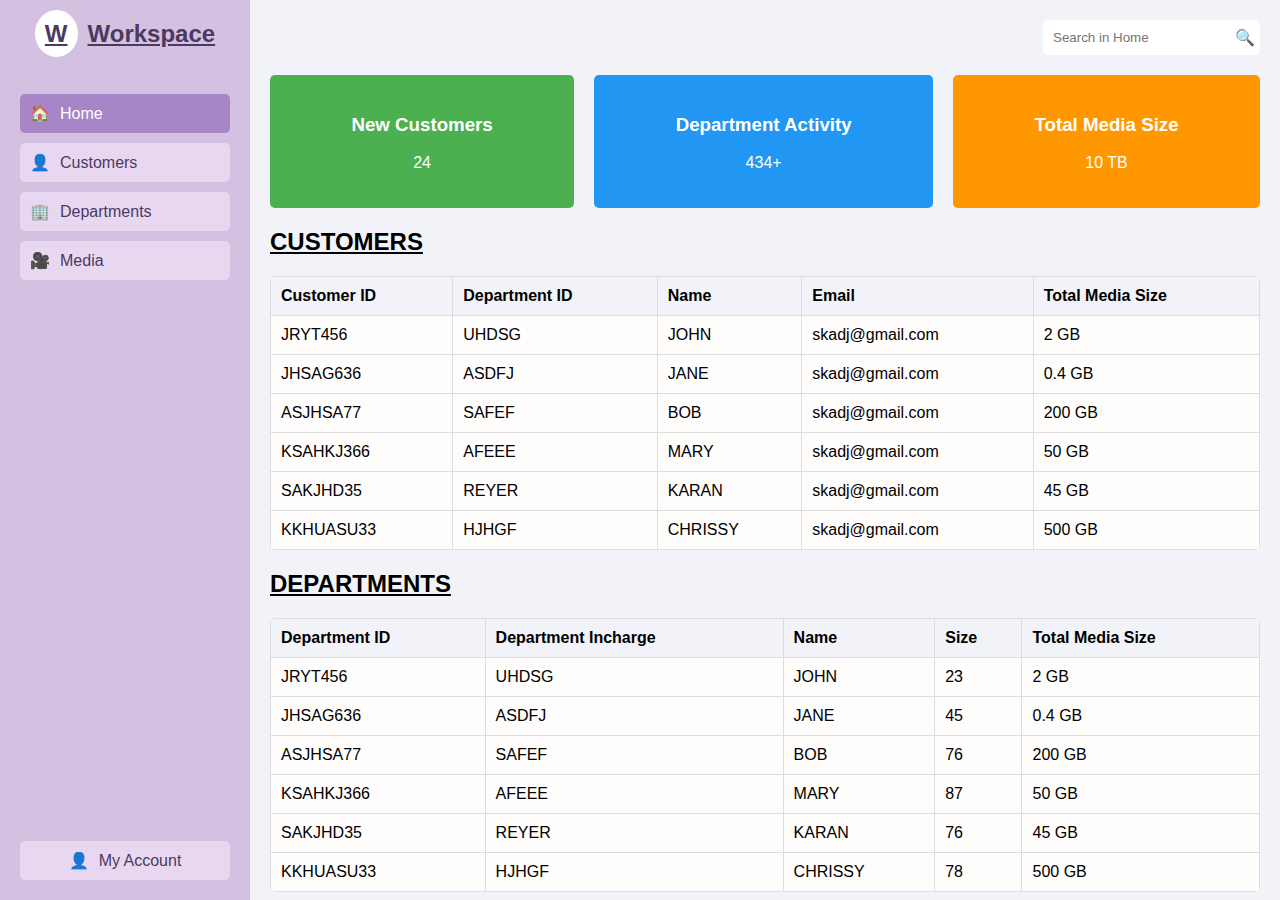
<file: index.html>
<!DOCTYPE html>
<html lang="en">
<head>
    <meta charset="UTF-8">
    <meta name="viewport" content="width=device-width, initial-scale=1.0">
    <title>Workspace Dashboard</title>
    <link rel="stylesheet" href="styles.css">
</head>
<body>
    <div class="container">
        <div class="sidebar">
            <h2><span class="logo">W</span>Workspace</h2>
            <ul>
                <li class="active"><a href="home.html"><span class="icon">🏠</span>Home</a></li>
                <li><a href="customers.html"><span class="icon">👤</span>Customers</a></li>
                <li><a href="departments.html"><span class="icon">🏢</span>Departments</a></li>
                <li><a href="media.html"><span class="icon">🎥</span>Media</a></li>
            </ul>
            <div class="account">
                <a href="account.html"><span class="icon">👤</span>My Account</a>
            </div>
        </div>
        <div class="main-content">
            <div class="top-bar">
                <div class="search">
                    <input type="text" placeholder="Search in Home">
                    <span class="search-icon">🔍</span>
                </div>
            </div>
            <div class="stats">
                <div class="stat-box new-customers">
                    <h3>New Customers</h3>
                    <p>24</p>
                </div>
                <div class="stat-box department-activity">
                    <h3>Department Activity</h3>
                    <p>434+</p>
                </div>
                <div class="stat-box total-media-size">
                    <h3>Total Media Size</h3>
                    <p>10 TB</p>
                </div>
            </div>
            <div class="table-section">
                <h2>CUSTOMERS</h2>
                
                <table>
                    <thead>
                        <tr>
                            <th>Customer ID</th>
                            <th>Department ID</th>
                            <th>Name</th>
                            <th>Email</th>
                            <th>Total Media Size</th>
                        </tr>
                    </thead>
                    <tbody>
                        <tr>
                            <td>JRYT456</td>
                            <td>UHDSG</td>
                            <td>JOHN</td>
                            <td>skadj@gmail.com</td>
                            <td>2 GB</td>
                        </tr>
                        <tr>
                            <td>JHSAG636</td>
                            <td>ASDFJ</td>
                            <td>JANE</td>
                            <td>skadj@gmail.com</td>
                            <td>0.4 GB</td>
                        </tr>
                        <tr>
                            <td>ASJHSA77</td>
                            <td>SAFEF</td>
                            <td>BOB</td>
                            <td>skadj@gmail.com</td>
                            <td>200 GB</td>
                        </tr>
                        <tr>
                            <td>KSAHKJ366</td>
                            <td>AFEEE</td>
                            <td>MARY</td>
                            <td>skadj@gmail.com</td>
                            <td>50 GB</td>
                        </tr>
                        <tr>
                            <td>SAKJHD35</td>
                            <td>REYER</td>
                            <td>KARAN</td>
                            <td>skadj@gmail.com</td>
                            <td>45 GB</td>
                        </tr>
                        <tr>
                            <td>KKHUASU33</td>
                            <td>HJHGF</td>
                            <td>CHRISSY</td>
                            <td>skadj@gmail.com</td>
                            <td>500 GB</td>
                        </tr>
                    </tbody>
                </table>
            </div>
            <div class="table-section">
                <h2>DEPARTMENTS</h2>
                <table>
                    <thead>
                        <tr>
                            <th>Department ID</th>
                            <th>Department Incharge</th>
                            <th>Name</th>
                            <th>Size</th>
                            <th>Total Media Size</th>
                        </tr>
                    </thead>
                    <tbody>
                        <tr>
                            <td>JRYT456</td>
                            <td>UHDSG</td>
                            <td>JOHN</td>
                            <td>23</td>
                            <td>2 GB</td>
                        </tr>
                        <tr>
                            <td>JHSAG636</td>
                            <td>ASDFJ</td>
                            <td>JANE</td>
                            <td>45</td>
                            <td>0.4 GB</td>
                        </tr>
                        <tr>
                            <td>ASJHSA77</td>
                            <td>SAFEF</td>
                            <td>BOB</td>
                            <td>76</td>
                            <td>200 GB</td>
                        </tr>
                        <tr>
                            <td>KSAHKJ366</td>
                            <td>AFEEE</td>
                            <td>MARY</td>
                            <td>87</td>
                            <td>50 GB</td>
                        </tr>
                        <tr>
                            <td>SAKJHD35</td>
                            <td>REYER</td>
                            <td>KARAN</td>
                            <td>76</td>
                            <td>45 GB</td>
                        </tr>
                        <tr>
                            <td>KKHUASU33</td>
                            <td>HJHGF</td>
                            <td>CHRISSY</td>
                            <td>78</td>
                            <td>500 GB</td>
                        </tr>
                    </tbody>
                </table>
            </div>
            <div class="table-section">
                <h2>MEDIA</h2>
                <div class="media-boxes">
                    <div class="media-box">
                        <h3>Audio</h3>
                        <p>14 TB</p>
                    </div>
                    <div class="media-box">
                        <h3>Video</h3>
                        <p>14 TB</p>
                    </div>
                    <div class="media-box">
                        <h3>Images</h3>
                        <p>14 TB</p>
                    </div>
                    <div class="media-box">
                        <h3>Files</h3>
                        <p>14 TB</p>
                    </div>
                </div>
            </div>
        </div>
    </div>
</body>
</html>
</file>
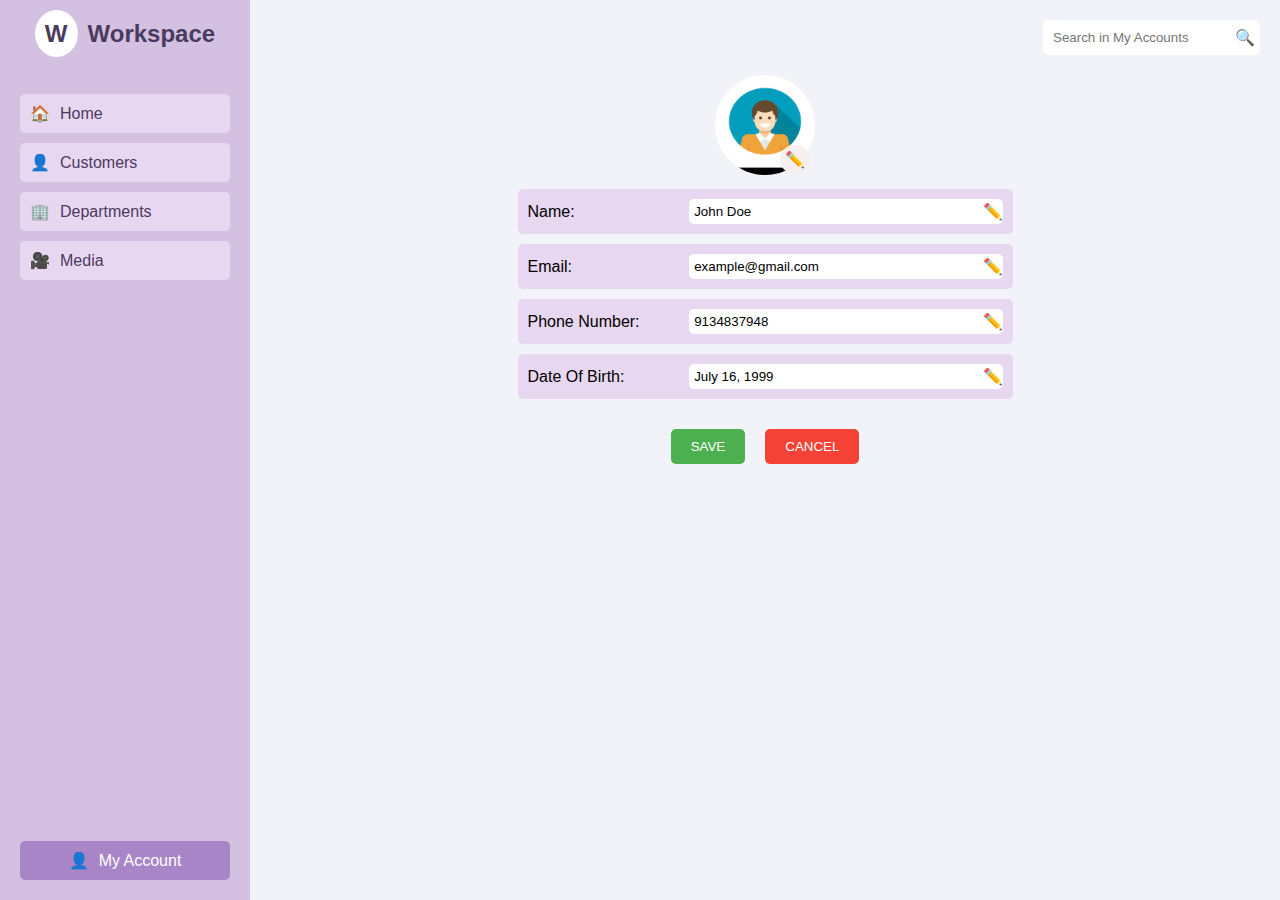
<file: account.html>
<!DOCTYPE html>
<html lang="en">
<head>
    <meta charset="UTF-8">
    <meta name="viewport" content="width=device-width, initial-scale=1.0">
    <title>Workspace - My Account</title>
    <link rel="stylesheet" href="account.css">
    <script>
        function enableEditing(id) {
            document.getElementById(id).removeAttribute('readonly');
            document.getElementById(id).focus();
        }
    </script>
</head>
<body>
    <div class="container">
        <div class="sidebar">
            <h2><span class="logo">W</span>Workspace</h2>
            <ul>
                <li><a href="index.html"><span class="icon">🏠</span>Home</a></li>
                <li><a href="customers.html"><span class="icon">👤</span>Customers</a></li>
                <li><a href="departments.html"><span class="icon">🏢</span>Departments</a></li>
                <li><a href="media.html"><span class="icon">🎥</span>Media</a></li>
            </ul>
            <div class="account active">
                <a href="account.html"><span class="icon">👤</span>My Account</a>
            </div>
        </div>
        <div class="main-content">
            <div class="top-bar">
                <div class="search">
                    <input type="text" placeholder="Search in My Accounts">
                    <span class="search-icon">🔍</span>
                </div>
            </div>
            <div class="profile-section">
                <div class="profile-picture">
                    <img src="flat-business-man-user-profile-avatar-icon-vector-4333097.jpg"
                     alt="Profile Picture">
                    
                    <div class="edit-icon" onclick="enableEditing('profile-picture')">✏️</div>
                </div>
                <div class="profile-info">
                    <div class="editable-field">
                        <label for="name">Name:</label>
                        <input type="text" id="name" value="John Doe" readonly>
                        <div class="edit-icon" onclick="enableEditing('name')">✏️</div>
                    </div>
                    <div class="editable-field">
                        <label for="email">Email:</label>
                        <input type="email" id="email" value="example@gmail.com" readonly>
                        <div class="edit-icon" onclick="enableEditing('email')">✏️</div>
                    </div>
                    <div class="editable-field">
                        <label for="phone">Phone Number:</label>
                        <input type="text" id="phone" value="9134837948" readonly>
                        <div class="edit-icon" onclick="enableEditing('phone')">✏️</div>
                    </div>
                    <div class="editable-field">
                        <label for="dob">Date Of Birth:</label>
                        <input type="text" id="dob" value="July 16, 1999" readonly>
                        <div class="edit-icon" onclick="enableEditing('dob')">✏️</div>
                    </div>
                </div>
                <div class="action-buttons">
                    <button class="save-btn">SAVE</button>
                    <button class="cancel-btn">CANCEL</button>
                </div>
            </div>
        </div>
    </div>
</body>
</html>
</file>
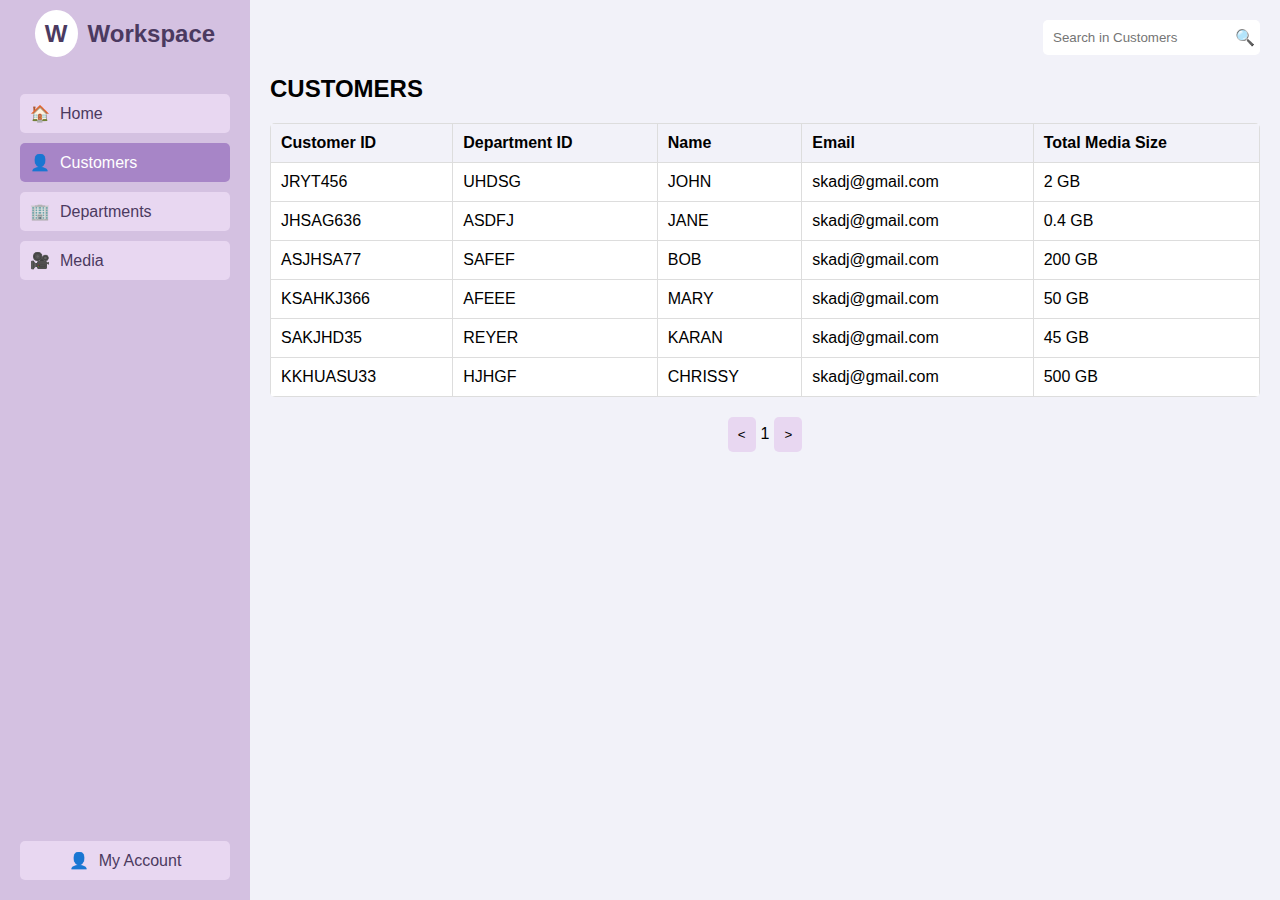
<file: customers.html>
<!DOCTYPE html>
<html lang="en">
<head>
    <meta charset="UTF-8">
    <meta name="viewport" content="width=device-width, initial-scale=1.0">
    <title>Workspace Dashboard</title>
    <link rel="stylesheet" href="customers.css">
</head>
<body>
    <div class="container">
        <div class="sidebar">
            <h2><span class="logo">W</span>Workspace</h2>
            <ul>
                <li><a href="index.html"><span class="icon">🏠</span>Home</a></li>
                <li class="active"><a href="customers.html"><span class="icon">👤</span>Customers</a></li>
                <li><a href="departments.html"><span class="icon">🏢</span>Departments</a></li>
                <li><a href="media.html"><span class="icon">🎥</span>Media</a></li>
            </ul>
            <div class="account">
                <a href="account.html"><span class="icon">👤</span>My Account</a>
            </div>
        </div>
        <div class="main-content">
            <div class="top-bar">
                <div class="search">
                    <input type="text" placeholder="Search in Customers">
                    <span class="search-icon">🔍</span>
                </div>
            </div>
            <div class="table-section">
                <h2>CUSTOMERS</h2>
                <table>
                    <thead>
                        <tr>
                            <th>Customer ID</th>
                            <th>Department ID</th>
                            <th>Name</th>
                            <th>Email</th>
                            <th>Total Media Size</th>
                        </tr>
                    </thead>
                    <tbody>
                        <tr>
                            <td>JRYT456</td>
                            <td>UHDSG</td>
                            <td>JOHN</td>
                            <td>skadj@gmail.com</td>
                            <td>2 GB</td>
                        </tr>
                        <tr>
                            <td>JHSAG636</td>
                            <td>ASDFJ</td>
                            <td>JANE</td>
                            <td>skadj@gmail.com</td>
                            <td>0.4 GB</td>
                        </tr>
                        <tr>
                            <td>ASJHSA77</td>
                            <td>SAFEF</td>
                            <td>BOB</td>
                            <td>skadj@gmail.com</td>
                            <td>200 GB</td>
                        </tr>
                        <tr>
                            <td>KSAHKJ366</td>
                            <td>AFEEE</td>
                            <td>MARY</td>
                            <td>skadj@gmail.com</td>
                            <td>50 GB</td>
                        </tr>
                        <tr>
                            <td>SAKJHD35</td>
                            <td>REYER</td>
                            <td>KARAN</td>
                            <td>skadj@gmail.com</td>
                            <td>45 GB</td>
                        </tr>
                        <tr>
                            <td>KKHUASU33</td>
                            <td>HJHGF</td>
                            <td>CHRISSY</td>
                            <td>skadj@gmail.com</td>
                            <td>500 GB</td>
                        </tr>
                    </tbody>
                </table>
            </div>
            <div class="pagination">
                <button>&lt;</button>
                <span>1</span>
                <button>&gt;</button>
            </div>
        </div>
    </div>
</body>
</html>
</file>
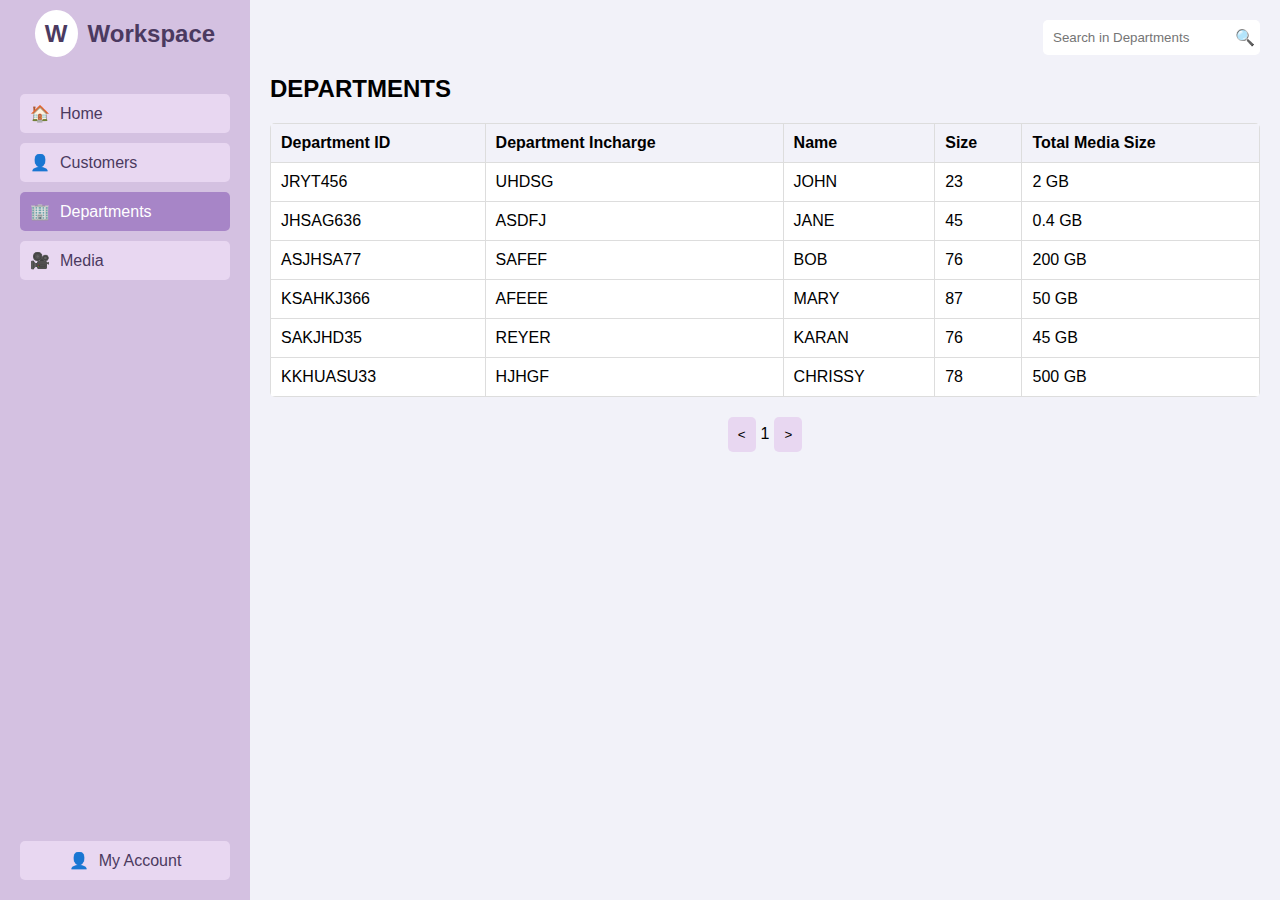
<file: departments.html>
<!DOCTYPE html>
<html lang="en">
<head>
    <meta charset="UTF-8">
    <meta name="viewport" content="width=device-width, initial-scale=1.0">
    <title>Workspace Dashboard</title>
    <link rel="stylesheet" href="departments.css">
</head>
<body>
    <div class="container">
        <div class="sidebar">
            <h2><span class="logo">W</span>Workspace</h2>
            <ul>
                <li><a href="index.html"><span class="icon">🏠</span>Home</a></li>
                <li><a href="customers.html"><span class="icon">👤</span>Customers</a></li>
                <li class="active"><a href="departments.html"><span class="icon">🏢</span>Departments</a></li>
                <li><a href="media.html"><span class="icon">🎥</span>Media</a></li>
            </ul>
            <div class="account">
                <a href="account.html"><span class="icon">👤</span>My Account</a>
            </div>
        </div>
        <div class="main-content">
            <div class="top-bar">
                <div class="search">
                    <input type="text" placeholder="Search in Departments">
                    <span class="search-icon">🔍</span>
                </div>
            </div>
            <div class="table-section">
                <h2>DEPARTMENTS</h2>
                <table>
                    <thead>
                        <tr>
                            <th>Department ID</th>
                            <th>Department Incharge</th>
                            <th>Name</th>
                            <th>Size</th>
                            <th>Total Media Size</th>
                        </tr>
                    </thead>
                    <tbody>
                        <tr>
                            <td>JRYT456</td>
                            <td>UHDSG</td>
                            <td>JOHN</td>
                            <td>23</td>
                            <td>2 GB</td>
                        </tr>
                        <tr>
                            <td>JHSAG636</td>
                            <td>ASDFJ</td>
                            <td>JANE</td>
                            <td>45</td>
                            <td>0.4 GB</td>
                        </tr>
                        <tr>
                            <td>ASJHSA77</td>
                            <td>SAFEF</td>
                            <td>BOB</td>
                            <td>76</td>
                            <td>200 GB</td>
                        </tr>
                        <tr>
                            <td>KSAHKJ366</td>
                            <td>AFEEE</td>
                            <td>MARY</td>
                            <td>87</td>
                            <td>50 GB</td>
                        </tr>
                        <tr>
                            <td>SAKJHD35</td>
                            <td>REYER</td>
                            <td>KARAN</td>
                            <td>76</td>
                            <td>45 GB</td>
                        </tr>
                        <tr>
                            <td>KKHUASU33</td>
                            <td>HJHGF</td>
                            <td>CHRISSY</td>
                            <td>78</td>
                            <td>500 GB</td>
                        </tr>
                    </tbody>
                </table>
            </div>
            <div class="pagination">
                <button>&lt;</button>
                <span>1</span>
                <button>&gt;</button>
            </div>
        </div>
    </div>
</body>
</html>
</file>
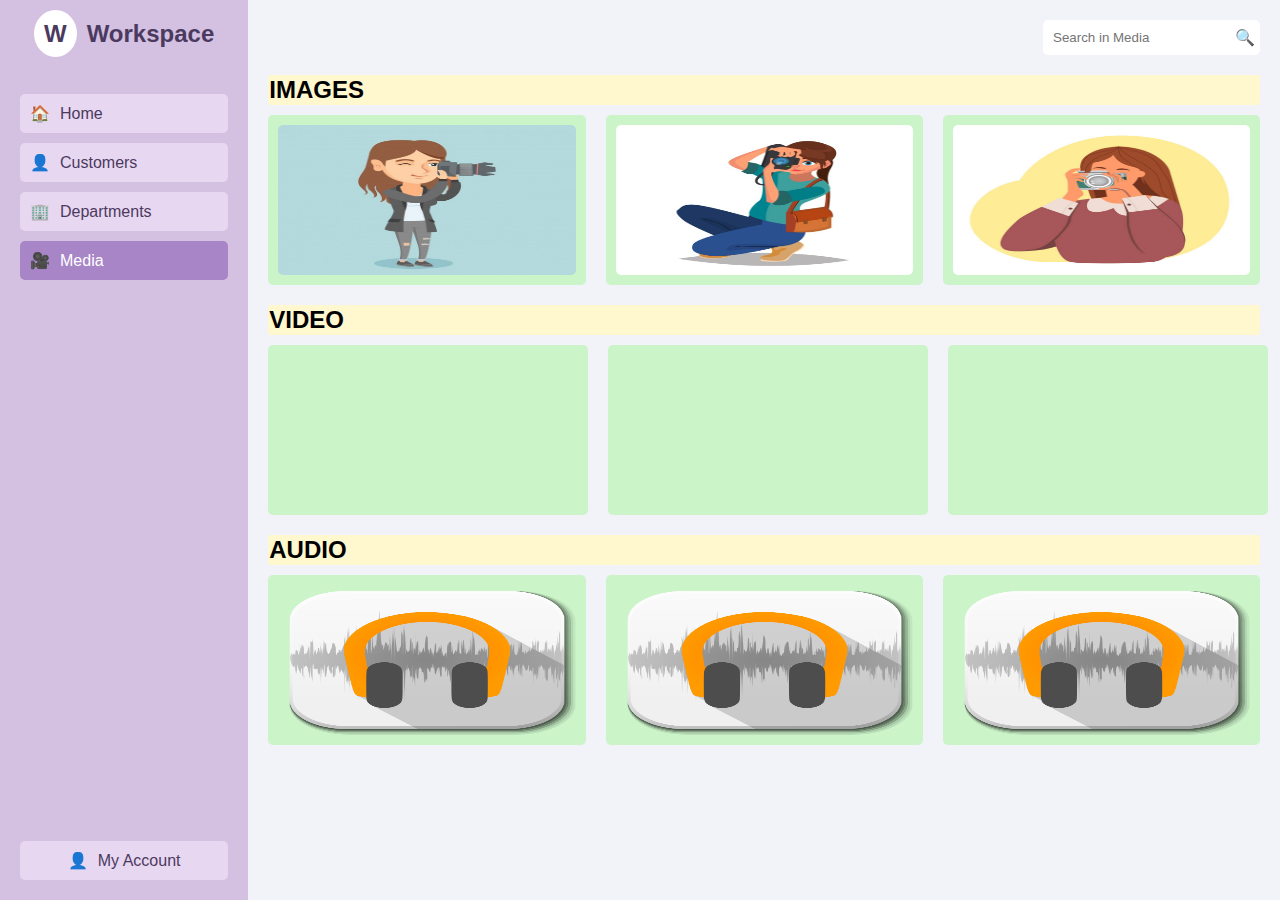
<file: media.html>
<!DOCTYPE html>
<html lang="en">
<head>
    <meta charset="UTF-8">
    <meta name="viewport" content="width=device-width, initial-scale=1.0">
    <title>Workspace Dashboard</title>
    <link rel="stylesheet" href="media.css">
</head>
<body>
    <div class="container">
        <div class="sidebar">
            <h2><span class="logo">W</span>Workspace</h2>
            <ul>
                <li><a href="index.html"><span class="icon">🏠</span>Home</a></li>
                <li><a href="customers.html"><span class="icon">👤</span>Customers</a></li>
                <li><a href="departments.html"><span class="icon">🏢</span>Departments</a></li>
                <li class="active"><a href="media.html"><span class="icon">🎥</span>Media</a></li>
            </ul>
            <div class="account">
                <a href="account.html"><span class="icon">👤</span>My Account</a>
            </div>
        </div>
        <div class="main-content">
            <div class="top-bar">
                <div class="search">
                    <input type="text" placeholder="Search in Media">
                    <span class="search-icon">🔍</span>
                </div>
            </div>
            <div class="media-section">
                <div class="media-category">
                    <h2>IMAGES</h2>
                    <div class="media-boxes">
                        <div class="media-box"><img src="13b5befe592f58067a7e1c7a34d7871f.jpg" height="150" width="300" alt="Image 1"></div>
                        <div class="media-box"><img src="23a8cd0115ff2b5ca6a315c06aa04949.jpg"  height="150" width="300"alt="Image 2"></div>
                        <div class="media-box"><img src="istockphoto-1334838968-612x612.jpg"  height="150" width="300"alt="Image 3"></div>
                    </div>
                </div>
                <div class="media-category">
                    <h2>VIDEO</h2>
                    <div class="media-boxes">
                        <div class="media-box">
                            <iframe width="300" height="" src="https://www.youtube.com/embed/ttFLUB3I7Sg?si=ytThF-pHnxqWSiMX" title="YouTube video player" frameborder="0" allow="accelerometer; autoplay; clipboard-write; encrypted-media; gyroscope; picture-in-picture; web-share" referrerpolicy="strict-origin-when-cross-origin" allowfullscreen></iframe>
                        </div>
                        <div class="media-box">
                            <iframe width="300" height="" src="https://www.youtube.com/embed/onEvyPW6QBU?si=CwzoYFIWVLF9-uPw" title="YouTube video player" frameborder="0" allow="accelerometer; autoplay; clipboard-write; encrypted-media; gyroscope; picture-in-picture; web-share" referrerpolicy="strict-origin-when-cross-origin" allowfullscreen></iframe>
                        </div>
                        <div class="media-box">
                            <iframe width="300" height="" src="https://www.youtube.com/embed/6PgRZp77hC8?si=wTRoqV7sB7_Kc22n" title="YouTube video player" frameborder="0" allow="accelerometer; autoplay; clipboard-write; encrypted-media; gyroscope; picture-in-picture; web-share" referrerpolicy="strict-origin-when-cross-origin" allowfullscreen></iframe>                        </div>
                    </div>
                </div>
                <div class="media-category">
                    <h2>AUDIO</h2>
                    <div class="media-boxes">
                        <div class="media-box"><img src="audio-icon-png-3.jpg" height="150" width="300" alt="Audio 1"></div>
                        <div class="media-box"><img src="audio-icon-png-3.jpg" height="150" width="300"alt="Audio 2"></div>
                        <div class="media-box"><img src="audio-icon-png-3.jpg" height="150" width="300"alt="Audio 3"></div>
                    </div>
                </div>
            </div>
        </div>
    </div>
</body>
</html>
</file>
<file: styles.css>
body {
    font-family: Arial, sans-serif;
    margin: 0;
    display: flex;
    height: 100vh;
    background-color: #f2f2f9;
}

.container {
    display: flex;
    width: 100%;
    height: 100vh; /* Ensures the container fills the full height of the viewport */
}

.sidebar {
    width: 250px;
    background-color: #d4c1e1;
    color: #4b3a60;
    padding: 20px;
    box-sizing: border-box;
    display: flex;
    flex-direction: column;
    justify-content: space-between;
    height: 100vh; /* Ensures the sidebar fills the full height of the container */
}

.sidebar h2 {
    text-align: center;
    margin: 0 0 20px;
}

.logo {
    background-color: #ffffff;
    border-radius: 50%;
    padding: 10px;
    margin-right: 10px;
}

.sidebar ul {
    list-style-type: none;
    padding: 0;
}

.sidebar ul li {
    padding: 10px;
    margin: 10px 0;
    background-color: #e8d7f1;
    cursor: pointer;
    display: flex;
    align-items: center;
    border-radius: 5px;
}

.sidebar ul li a {
    text-decoration: none;
    color: inherit;
    display: flex;
    align-items: center;
}

.sidebar ul li:hover, .sidebar ul li.active {
    background-color: #a785c7;
    color: white;
}

.icon {
    margin-right: 10px;
}

.account {
    margin-top: auto;
    padding: 10px;
    background-color: #e8d7f1;
    text-align: center;
    border-radius: 5px;
}

.account a {
    text-decoration: none;
    color: inherit;
    display: flex;
    align-items: center;
    justify-content: center;
}

.account a:hover {
    background-color: #a785c7;
    color: white;
}

.main-content {
    flex-grow: 1;
    padding: 20px;
    box-sizing: border-box;
    position: relative;
    overflow: auto; /* Allows scrolling if content exceeds viewport height */
}

.top-bar {
    display: flex;
    justify-content: flex-end;
    margin-bottom: 20px;
}

.search {
    display: flex;
    align-items: center;
    background-color: #ffffff;
    border-radius: 5px;
    padding: 5px;
}

.search input {
    border: none;
    outline: none;
    flex-grow: 1;
    padding: 5px;
}

.search-icon {
    color: #4b3a60;
}

.stats {
    display: flex;
    justify-content: space-between;
    margin-bottom: 20px;
}

.stat-box {
    flex-grow: 1;
    padding: 20px;
    margin-right: 20px;
    text-align: center;
    border-radius: 5px;
    color: white;
}

.stat-box:last-child {
    margin-right: 0;
}

.new-customers {
    background-color: #4caf50;
}

.department-activity {
    background-color: #2196f3;
}

.total-media-size {
    background-color: #ff9800;
}

.table-section {
    margin-bottom: 20px;
}

table {
    width: 100%;
    border-collapse: collapse;
    background-color: #fffcfc;
    border-radius: 5px;
    overflow: hidden;
}

table th, table td {
    padding: 10px;
    text-align: left;
    border: 1px solid #dddddd;
}

table th {
    background-color: #f2f2f9;
}

.media-boxes {
    display: flex;
    justify-content: space-between;
}

.media-box {
    flex-grow: 1;
    background-color: #fff7cd;
    padding: 20px;
    text-align: center;
    margin-right: 20px;
    border-radius: 5px;
}

.media-box:last-child {
    margin-right: 0;
}
 h2{
    text-decoration: underline;
 }
</file>
<file: account.css>
body {
    font-family: Arial, sans-serif;
    margin: 0;
    display: flex;
    height: 100vh;
    background-color: #f2f2f9;
}

.container {
    display: flex;
    width: 100%;
    height: 100vh;
}

.sidebar {
    width: 250px;
    background-color: #d4c1e1;
    color: #4b3a60;
    padding: 20px;
    box-sizing: border-box;
    display: flex;
    flex-direction: column;
    justify-content: space-between;
    height: 100vh;
}

.sidebar h2 {
    text-align: center;
    margin: 0 0 20px;
}

.logo {
    background-color: #ffffff;
    border-radius: 50%;
    padding: 10px;
    margin-right: 10px;
}

.sidebar ul {
    list-style-type: none;
    padding: 0;
}

.sidebar ul li {
    padding: 10px;
    margin: 10px 0;
    background-color: #e8d7f1;
    cursor: pointer;
    display: flex;
    align-items: center;
    border-radius: 5px;
}

.sidebar ul li a {
    text-decoration: none;
    color: inherit;
    display: flex;
    align-items: center;
}

.sidebar ul li:hover, .sidebar ul li.active {
    background-color: #a785c7;
    color: white;
}

.icon {
    margin-right: 10px;
}

.account {
    margin-top: auto;
    padding: 10px;
    background-color: #e8d7f1;
    text-align: center;
    border-radius: 5px;
}

.account a {
    text-decoration: none;
    color: inherit;
    display: flex;
    align-items: center;
    justify-content: center;
}

.account a:hover {
    background-color: #a785c7;
    color: white;
}

.account.active {
    background-color: #a785c7;
    color: white;
}

.main-content {
    flex-grow: 1;
    padding: 20px;
    box-sizing: border-box;
    position: relative;
    overflow: auto;
}

.top-bar {
    display: flex;
    justify-content: flex-end;
    margin-bottom: 20px;
}

.search {
    display: flex;
    align-items: center;
    background-color: #ffffff;
    border-radius: 5px;
    padding: 5px;
}

.search input {
    border: none;
    outline: none;
    flex-grow: 1;
    padding: 5px;
}

.search-icon {
    color: #4b3a60;
}

.profile-section {
    display: flex;
    flex-direction: column;
    align-items: center;
}

.profile-picture {
    position: relative;
    max-width: 150px;
    max-width: 150px;
    margin-bottom: 10px;
}

.profile-picture img {
    width: 100px;
    height: 100px;
    border-radius: 50%;
}

.profile-picture .edit-icon {
    position: absolute;
    bottom: 5px;
    right: 5px;
    background-color: #f7efef;
    border-radius: 50%;
    padding: 5px;
    cursor: pointer;
}

.profile-info {
    width: 50%;
}

.editable-field {
    display: flex;
    align-items: center;
    background-color: #e8d7f1;
    padding: 10px;
    border-radius: 5px;
    margin-bottom: 10px;
    position: relative;
}

.editable-field label {
    flex: 1;
    margin-right: 10px;
}

.editable-field input {
    flex: 2;
    padding: 5px;
    border: none;
    border-radius: 5px;
    outline: none;
    background-color: #fff;
}

.editable-field .edit-icon {
    cursor: pointer;
    position: absolute;
    right: 10px;
}

.action-buttons {
    display: flex;
    justify-content: center;
    margin-top: 20px;
}

.save-btn, .cancel-btn {
    padding: 10px 20px;
    margin: 0 10px;
    border: none;
    border-radius: 5px;
    cursor: pointer;
}

.save-btn {
    background-color: #4CAF50;
    color: white;
}

.cancel-btn {
    background-color: #f44336;
    color: white;
}
</file>
<file: customers.css>
body {
    font-family: Arial, sans-serif;
    margin: 0;
    display: flex;
    height: 100vh;
    background-color: #f2f2f9;
}

.container {
    display: flex;
    width: 100%;
    height: 100vh; /* Ensures the container fills the full height of the viewport */
}

.sidebar {
    width: 250px;
    background-color: #d4c1e1;
    color: #4b3a60;
    padding: 20px;
    box-sizing: border-box;
    display: flex;
    flex-direction: column;
    justify-content: space-between;
    height: 100vh; /* Ensures the sidebar fills the full height of the container */
}

.sidebar h2 {
    text-align: center;
    margin: 0 0 20px;
}

.logo {
    background-color: #ffffff;
    border-radius: 50%;
    padding: 10px;
    margin-right: 10px;
}

.sidebar ul {
    list-style-type: none;
    padding: 0;
}

.sidebar ul li {
    padding: 10px;
    margin: 10px 0;
    background-color: #e8d7f1;
    cursor: pointer;
    display: flex;
    align-items: center;
    border-radius: 5px;
}

.sidebar ul li a {
    text-decoration: none;
    color: inherit;
    display: flex;
    align-items: center;
}

.sidebar ul li:hover, .sidebar ul li.active {
    background-color: #a785c7;
    color: white;
}

.icon {
    margin-right: 10px;
}

.account {
    margin-top: auto;
    padding: 10px;
    background-color: #e8d7f1;
    text-align: center;
    border-radius: 5px;
}

.account a {
    text-decoration: none;
    color: inherit;
    display: flex;
    align-items: center;
    justify-content: center;
}

.account a:hover {
    background-color: #a785c7;
    color: white;
}

.main-content {
    flex-grow: 1;
    padding: 20px;
    box-sizing: border-box;
    position: relative;
    overflow: auto; /* Allows scrolling if content exceeds viewport height */
}

.top-bar {
    display: flex;
    justify-content: flex-end;
    margin-bottom: 20px;
}

.search {
    display: flex;
    align-items: center;
    background-color: #ffffff;
    border-radius: 5px;
    padding: 5px;
}

.search input {
    border: none;
    outline: none;
    flex-grow: 1;
    padding: 5px;
}

.search-icon {
    color: #4b3a60;
}

.table-section {
    margin-bottom: 20px;
}

table {
    width: 100%;
    border-collapse: collapse;
    background-color: #ffffff;
    border-radius: 5px;
    overflow: hidden;
}

table th, table td {
    padding: 10px;
    text-align: left;
    border: 1px solid #dddddd;
    
}

table th {
    background-color: #f2f2f9;
}

.pagination {
    display: flex;
    justify-content: center;
    align-items: center;
    margin-top: 20px;
}

.pagination button {
    background-color: #e8d7f1;
    border: none;
    padding: 10px;
    border-radius: 5px;
    cursor: pointer;
    margin: 0 5px;
}

.pagination button:hover {
    background-color: #a785c7;
    color: white;
}
</file>
<file: departments.css>
body {
    font-family: Arial, sans-serif;
    margin: 0;
    display: flex;
    height: 100vh;
    background-color: #f2f2f9;
}

.container {
    display: flex;
    width: 100%;
    height: 100vh; 

.sidebar {
    width: 250px;
    background-color: #d4c1e1;
    color: #4b3a60;
    padding: 20px;
    box-sizing: border-box;
    display: flex;
    flex-direction: column;
    justify-content: space-between;
    height: 100vh;
}

.sidebar h2 {
    text-align: center;
    margin: 0 0 20px;
}

.logo {
    background-color: #ffffff;
    border-radius: 50%;
    padding: 10px;
    margin-right: 10px;
}

.sidebar ul {
    list-style-type: none;
    padding: 0;
}

.sidebar ul li {
    padding: 10px;
    margin: 10px 0;
    background-color: #e8d7f1;
    cursor: pointer;
    display: flex;
    align-items: center;
    border-radius: 5px;
}

.sidebar ul li a {
    text-decoration: none;
    color: inherit;
    display: flex;
    align-items: center;
}

.sidebar ul li:hover, .sidebar ul li.active {
    background-color: #a785c7;
    color: white;
}

.icon {
    margin-right: 10px;
}

.account {
    margin-top: auto;
    padding: 10px;
    background-color: #e8d7f1;
    text-align: center;
    border-radius: 5px;
}

.account a {
    text-decoration: none;
    color: inherit;
    display: flex;
    align-items: center;
    justify-content: center;
}

.account a:hover {
    background-color: #a785c7;
    color: white;
}

.main-content {
    flex-grow: 1;
    padding: 20px;
    box-sizing: border-box;
    position: relative;
    overflow: auto; /* Allows scrolling if content exceeds viewport height */
}

.top-bar {
    display: flex;
    justify-content: flex-end;
    margin-bottom: 20px;
}

.search {
    display: flex;
    align-items: center;
    background-color: #ffffff;
    border-radius: 5px;
    padding: 5px;
}

.search input {
    border: none;
    outline: none;
    flex-grow: 1;
    padding: 5px;
}

.search-icon {
    color: #4b3a60;
}

.table-section {
    margin-bottom: 20px;
}

table {
    width: 100%;
    border-collapse: collapse;
    background-color: #ffffff;
    border-radius: 5px;
    overflow: hidden;
}

table th, table td {
    padding: 10px;
    text-align: left;
    border: 1px solid #dddddd;
}

table th {
    background-color: #f2f2f9;
}

.pagination {
    display: flex;
    justify-content: center;
    align-items: center;
    margin-top: 20px;
}

.pagination button {
    background-color: #e8d7f1;
    border: none;
    padding: 10px;
    border-radius: 5px;
    cursor: pointer;
    margin: 0 5px;
}

.pagination button:hover {
    background-color: #a785c7;
    color: white;
}
</file>
<file: media.css>
body {
    font-family: Arial, sans-serif;
    margin: 0;
    display: flex;
    height: 100vh;
    background-color: #f2f2f9;
}

.container {
    display: flex;
    width: 100%;
    height: 100vh; /* Ensures the container fills the full height of the viewport */
}

.sidebar {
    width: 250px;
    background-color: #d4c1e1;
    color: #4b3a60;
    padding: 20px;
    box-sizing: border-box;
    display: flex;
    flex-direction: column;
    justify-content: space-between;
    height: 100vh; /* Ensures the sidebar fills the full height of the container */
}

.sidebar h2 {
    text-align: center;
    margin: 0 0 20px;
}

.logo {
    background-color: #ffffff;
    border-radius: 50%;
    padding: 10px;
    margin-right: 10px;
}

.sidebar ul {
    list-style-type: none;
    padding: 0;
}

.sidebar ul li {
    padding: 10px;
    margin: 10px 0;
    background-color: #e8d7f1;
    cursor: pointer;
    display: flex;
    align-items: center;
    border-radius: 5px;
}

.sidebar ul li a {
    text-decoration: none;
    color: inherit;
    display: flex;
    align-items: center;
}

.sidebar ul li:hover, .sidebar ul li.active {
    background-color: #a785c7;
    color: white;
}

.icon {
    margin-right: 10px;
}

.account {
    margin-top: auto;
    padding: 10px;
    background-color: #e8d7f1;
    text-align: center;
    border-radius: 5px;
}

.account a {
    text-decoration: none;
    color: inherit;
    display: flex;
    align-items: center;
    justify-content: center;
}

.account a:hover {
    background-color: #a785c7;
    color: white;
}

.main-content {
    flex-grow: 1;
    padding: 20px;
    box-sizing: border-box;
    position: relative;
    overflow: auto; /* Allows scrolling if content exceeds viewport height */
}

.top-bar {
    display: flex;
    justify-content: flex-end;
    margin-bottom: 20px;
}

.search {
    display: flex;
    align-items: center;
    background-color: #ffffff;
    border-radius: 5px;
    padding: 5px;
}

.search input {
    border: none;
    outline: none;
    flex-grow: 1;
    padding: 5px;
}

.search-icon {
    color: #4b3a60;
}

.media-section {
    margin-bottom: 10px;
}

.media-category {
    margin-bottom: 20px;
}

.media-category h2 {
    background-color: #fff7cd;
    padding: 1px;
    margin: 0;
    border-radius: 2px;
    justify-content: space-between;
}

.media-boxes {
    display: flex;
    justify-content: space-between;
    margin-top: 10px;
}

.media-box {
    flex-grow: 1;
    background-color: #cbf4c9;
    padding: 10px;
    text-align: center;
    margin-right: 20px;
    border-radius: 5px;
    max-width: 300PX;
    max-height: 150PX;
}

.media-box img {
    max-width: 100%;
    border-radius: 5px;
}

.media-box:last-child {
    margin-right: 0;
}
</file>
